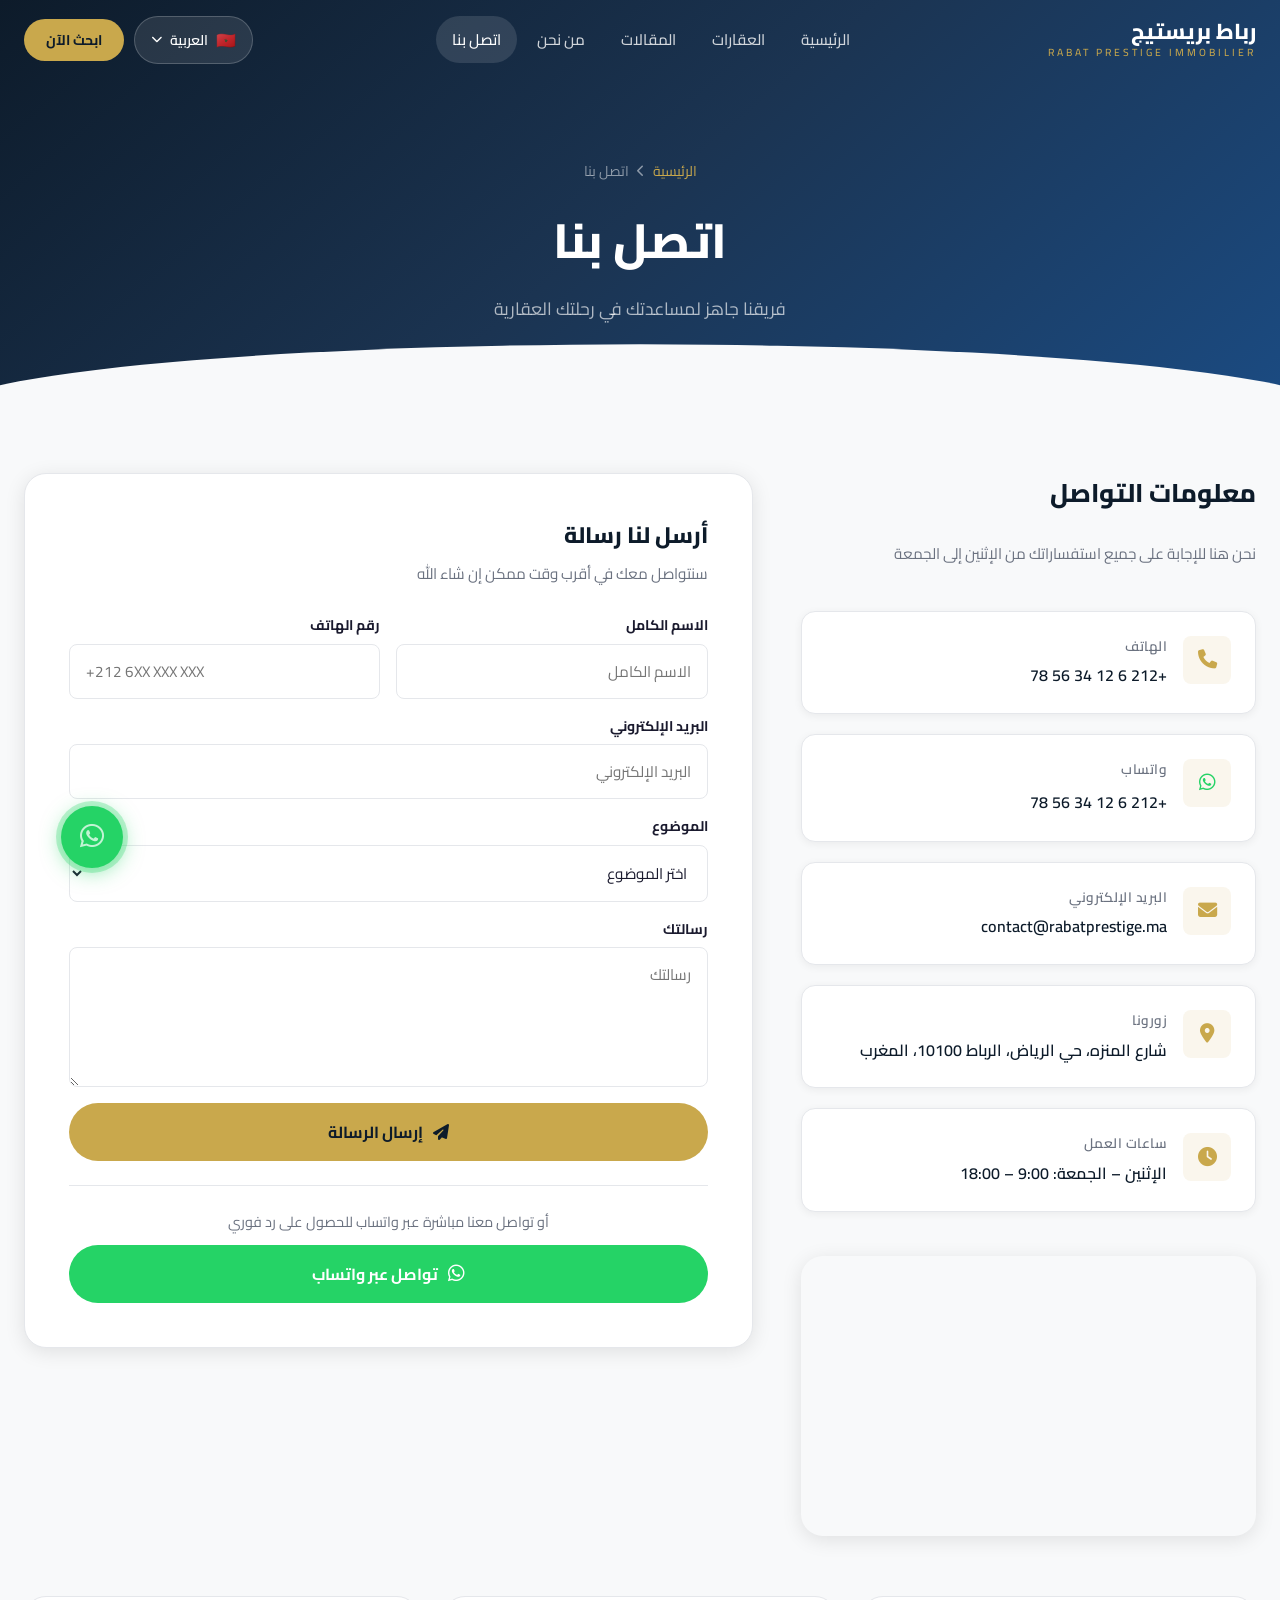
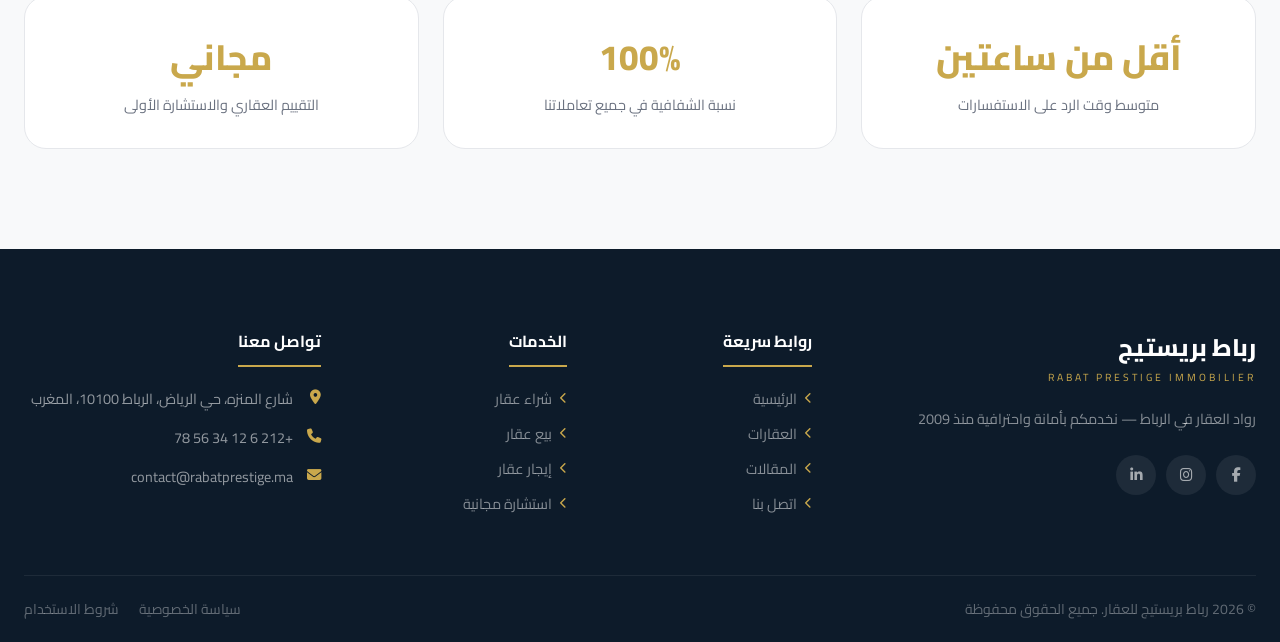
<file: contact.html>
<!DOCTYPE html>
<html lang="ar" dir="rtl">
<head>
  <meta charset="UTF-8">
  <meta name="viewport" content="width=device-width, initial-scale=1.0">
  <title>اتصل بنا | رباط بريستيج للعقار — حي الرياض، الرباط</title>
  <meta name="description" content="تواصل مع وكالة رباط بريستيج للعقار في حي الرياض، الرباط. نحن متاحون للإجابة على جميع استفساراتك العقارية. Contact: +212 6 12 34 56 78">
  <meta name="keywords" content="وكالة عقارية الرباط, اتصل, تواصل, عقارات حي الرياض, contact immobilier Rabat, agence immobilière Hay Riad">
  <link rel="canonical" href="https://www.rabatprestige.ma/contact.html">

  <script type="application/ld+json">
  {
    "@context": "https://schema.org",
    "@type": "ContactPage",
    "name": "صفحة الاتصال — رباط بريستيج للعقار",
    "url": "https://www.rabatprestige.ma/contact.html",
    "description": "تواصل مع وكالة رباط بريستيج للعقار",
    "contactPoint": {
      "@type": "ContactPoint",
      "telephone": "+212612345678",
      "contactType": "customer service",
      "availableLanguage": ["Arabic","French","English","Spanish"]
    }
  }
  </script>

  <link rel="icon" href="favicon.svg" type="image/svg+xml">
  <link rel="preconnect" href="https://fonts.googleapis.com">
  <link rel="preconnect" href="https://fonts.gstatic.com" crossorigin>
  <link href="https://fonts.googleapis.com/css2?family=Cairo:wght@300;400;500;600;700;800;900&display=swap" rel="stylesheet">
  <link rel="stylesheet" href="https://cdnjs.cloudflare.com/ajax/libs/font-awesome/6.5.0/css/all.min.css">
  <link rel="stylesheet" href="css/style.css">
</head>
<body class="rtl">

  <!-- WhatsApp Float -->
  <div class="whatsapp-float">
    <span class="whatsapp-tooltip">تواصل معنا الآن</span>
    <button class="whatsapp-float-btn" onclick="trackWhatsApp('floating')" aria-label="WhatsApp">
      <i class="fa-brands fa-whatsapp"></i>
      <span class="wa-badge" id="waBadge"></span>
    </button>
  </div>
  <button class="back-to-top" id="backToTop"><i class="fa-solid fa-chevron-up"></i></button>

  <!-- Navbar -->
  <nav class="navbar scrolled" id="navbar">
    <div class="container">
      <a href="index.html" class="nav-logo">
        <span class="logo-text">رباط بريستيج</span>
        <span class="logo-sub">Rabat Prestige Immobilier</span>
      </a>
      <ul class="nav-menu">
        <li><a href="index.html"      class="nav-link" data-t="nav.home">الرئيسية</a></li>
        <li><a href="properties.html" class="nav-link" data-t="nav.properties">العقارات</a></li>
        <li><a href="blog.html"       class="nav-link" data-t="nav.blog">المقالات</a></li>
        <li><a href="index.html#about" class="nav-link" data-t="nav.about">من نحن</a></li>
        <li><a href="contact.html"    class="nav-link active" data-t="nav.contact" data-page="contact.html">اتصل بنا</a></li>
      </ul>
      <div class="nav-actions">
        <div class="lang-switcher" id="langSwitcher">
          <button class="lang-btn" id="langBtn">
            <span class="flag">🇲🇦</span>العربية<i class="fa-solid fa-chevron-down" style="font-size:.7rem"></i>
          </button>
          <div class="lang-dropdown">
            <div class="lang-option active" data-lang="ar">🇲🇦 العربية</div>
            <div class="lang-option" data-lang="fr">🇫🇷 Français</div>
            <div class="lang-option" data-lang="en">🇬🇧 English</div>
            <div class="lang-option" data-lang="es">🇪🇸 Español</div>
          </div>
        </div>
        <button class="menu-toggle" id="menuToggle"><span></span><span></span><span></span></button>
        <a href="contact.html" class="nav-cta" data-t="nav.cta">ابحث الآن</a>
      </div>
    </div>
  </nav>

  <!-- Page Hero -->
  <header class="page-hero">
    <div class="container">
      <div class="breadcrumb">
        <a href="index.html" data-t="nav.home">الرئيسية</a>
        <i class="fa-solid fa-chevron-left"></i>
        <span data-t="nav.contact">اتصل بنا</span>
      </div>
      <h1 data-t="contact_page.title">اتصل بنا</h1>
      <p data-t="contact_page.subtitle">فريقنا جاهز لمساعدتك في رحلتك العقارية</p>
    </div>
  </header>

  <!-- Contact Content -->
  <main class="contact-section">
    <div class="container">
      <div class="contact-grid">
        <!-- Contact Info -->
        <div class="contact-info-stack">
          <h2 style="font-size:1.6rem;font-weight:800;color:var(--primary);margin-bottom:8px" data-t="contact_page.infoTitle">معلومات التواصل</h2>
          <p style="color:var(--text-gray);margin-bottom:24px;font-size:.95rem" data-t="contact_extra.contactSubtitle">نحن هنا للإجابة على جميع استفساراتك من الإثنين إلى الجمعة</p>

          <div class="contact-info-card fade-up delay-1">
            <div class="contact-icon"><i class="fa-solid fa-phone"></i></div>
            <div>
              <h4 data-t="contact_extra.phoneLabel">الهاتف</h4>
              <a href="tel:+212612345678">+212 6 12 34 56 78</a>
            </div>
          </div>

          <div class="contact-info-card fade-up delay-2">
            <div class="contact-icon"><i class="fa-brands fa-whatsapp" style="color:#25D366"></i></div>
            <div>
              <h4 data-t="contact_extra.waLabel">واتساب</h4>
              <button onclick="trackWhatsApp('contact-page')" style="background:none;border:none;cursor:pointer;font-size:1rem;font-weight:600;color:var(--primary);font-family:var(--font);padding:0">+212 6 12 34 56 78</button>
            </div>
          </div>

          <div class="contact-info-card fade-up delay-3">
            <div class="contact-icon"><i class="fa-solid fa-envelope"></i></div>
            <div>
              <h4 data-t="contact_extra.emailLabel">البريد الإلكتروني</h4>
              <a href="mailto:contact@rabatprestige.ma">contact@rabatprestige.ma</a>
            </div>
          </div>

          <div class="contact-info-card fade-up delay-4">
            <div class="contact-icon"><i class="fa-solid fa-location-dot"></i></div>
            <div>
              <h4 data-t="contact_page.visitUs">زورونا</h4>
              <p data-t="footer.address">شارع المنزه، حي الرياض، الرباط 10100، المغرب</p>
            </div>
          </div>

          <div class="contact-info-card fade-up delay-4">
            <div class="contact-icon"><i class="fa-solid fa-clock"></i></div>
            <div>
              <h4 data-t="contact_page.workHours">ساعات العمل</h4>
              <p data-t="contact_page.workHoursVal">الإثنين – الجمعة: 9:00 – 18:00</p>
            </div>
          </div>

          <!-- Map -->
          <div class="map-container fade-in" aria-label="Location map">
            <iframe
              src="https://www.google.com/maps/embed?pb=!1m18!1m12!1m3!1d3308.5!2d-6.8500!3d33.9667!2m3!1f0!2f0!3f0!3m2!1i1024!2i768!4f13.1!3m3!1m2!1s0xda71cfd!2sHay+Riad%2C+Rabat!5e0!3m2!1sar!2sma!4v1"
              width="100%" height="280" style="border:0" allowfullscreen loading="lazy"
              referrerpolicy="no-referrer-when-downgrade"
              title="موقع رباط بريستيج للعقار — حي الرياض، الرباط">
            </iframe>
          </div>
        </div>

        <!-- Contact Form -->
        <div class="contact-form-wrap fade-up">
          <h3 data-t="contact_extra.formTitle">أرسل لنا رسالة</h3>
          <p class="form-sub" data-t="contact_extra.formSub">سنتواصل معك في أقرب وقت ممكن إن شاء الله</p>

          <div class="form-success" id="formSuccess" role="alert"></div>

          <form id="contactForm" novalidate>
            <div class="form-row">
              <div class="form-group">
                <label for="name" data-t="contact_page.name">الاسم الكامل</label>
                <input type="text" id="name" name="name" required autocomplete="name" data-ph="contact_page.name" placeholder="الاسم الكامل">
              </div>
              <div class="form-group">
                <label for="phone" data-t="contact_page.phone">رقم الهاتف</label>
                <input type="tel" id="phone" name="phone" autocomplete="tel" placeholder="+212 6XX XXX XXX">
              </div>
            </div>
            <div class="form-group">
              <label for="email" data-t="contact_page.email">البريد الإلكتروني</label>
              <input type="email" id="email" name="email" required autocomplete="email" data-ph="contact_page.email" placeholder="example@email.com">
            </div>
            <div class="form-group">
              <label for="subject" data-t="contact_page.subject">الموضوع</label>
              <select id="subject" name="subject">
                <option value="">اختر الموضوع</option>
                <option value="buy">شراء عقار</option>
                <option value="sell">بيع عقار</option>
                <option value="rent">إيجار عقار</option>
                <option value="invest">استشارة استثمارية</option>
                <option value="eval">تقييم عقاري مجاني</option>
                <option value="other">أخرى</option>
              </select>
              <!-- options updated by updateContactSelect() -->
            </div>
            <div class="form-group">
              <label for="message" data-t="contact_page.message">رسالتك</label>
              <textarea id="message" name="message" required data-ph="contact_page.message" placeholder="اكتب رسالتك هنا..."></textarea>
            </div>
            <button type="submit" class="btn btn-primary" style="width:100%;justify-content:center">
              <i class="fa-solid fa-paper-plane"></i>
              <span data-t="contact_page.send">إرسال الرسالة</span>
            </button>
          </form>

          <!-- Quick WhatsApp -->
          <div style="margin-top:24px;padding-top:24px;border-top:1px solid var(--border);text-align:center">
            <p style="font-size:.9rem;color:var(--text-gray);margin-bottom:12px" data-t="contact_extra.quickWA">أو تواصل معنا مباشرة عبر واتساب للحصول على رد فوري</p>
            <button onclick="trackWhatsApp('contact-form')" class="btn btn-whatsapp" style="width:100%;justify-content:center">
              <i class="fa-brands fa-whatsapp" style="font-size:1.2rem"></i>
              <span data-t="cta.btn">تواصل عبر واتساب</span>
            </button>
          </div>
        </div>
      </div><!-- /contact-grid -->

      <!-- Quick Stats -->
      <div style="display:grid;grid-template-columns:repeat(3,1fr);gap:24px;margin-top:60px;text-align:center" class="fade-up">
        <div style="padding:32px 24px;background:var(--white);border-radius:var(--r-lg);border:1px solid var(--border)">
          <div id="cstat1num" style="font-size:2.2rem;font-weight:800;color:var(--accent);margin-bottom:8px">أقل من ساعتين</div>
          <p id="cstat1label" style="color:var(--text-gray);font-size:.9rem">متوسط وقت الرد على الاستفسارات</p>
        </div>
        <div style="padding:32px 24px;background:var(--white);border-radius:var(--r-lg);border:1px solid var(--border)">
          <div id="cstat2num" style="font-size:2.2rem;font-weight:800;color:var(--accent);margin-bottom:8px">100%</div>
          <p id="cstat2label" style="color:var(--text-gray);font-size:.9rem">نسبة الشفافية في جميع تعاملاتنا</p>
        </div>
        <div style="padding:32px 24px;background:var(--white);border-radius:var(--r-lg);border:1px solid var(--border)">
          <div id="cstat3num" style="font-size:2.2rem;font-weight:800;color:var(--accent);margin-bottom:8px">مجاني</div>
          <p id="cstat3label" style="color:var(--text-gray);font-size:.9rem">التقييم العقاري والاستشارة الأولى</p>
        </div>
      </div>
    </div><!-- /container -->
  </main>

  <!-- Footer -->
  <footer class="footer">
    <div class="container">
      <div class="footer-grid">
        <div class="footer-brand">
          <div class="logo-text">رباط بريستيج</div>
          <span class="logo-sub">Rabat Prestige Immobilier</span>
          <p data-t="footer.desc">رواد العقار في الرباط — نخدمكم بأمانة واحترافية منذ 2009</p>
          <div class="footer-social">
            <a href="#" class="social-link"><i class="fa-brands fa-facebook-f"></i></a>
            <a href="#" class="social-link"><i class="fa-brands fa-instagram"></i></a>
            <a href="#" class="social-link"><i class="fa-brands fa-linkedin-in"></i></a>
          </div>
        </div>
        <div class="footer-col">
          <h4 data-t="footer.quickLinks">روابط سريعة</h4>
          <ul class="footer-links">
            <li><a href="index.html"      class="footer-link"><i class="fa-solid fa-chevron-left"></i><span data-t="nav.home">الرئيسية</span></a></li>
            <li><a href="properties.html" class="footer-link"><i class="fa-solid fa-chevron-left"></i><span data-t="nav.properties">العقارات</span></a></li>
            <li><a href="blog.html"       class="footer-link"><i class="fa-solid fa-chevron-left"></i><span data-t="nav.blog">المقالات</span></a></li>
            <li><a href="contact.html"    class="footer-link"><i class="fa-solid fa-chevron-left"></i><span data-t="nav.contact">اتصل بنا</span></a></li>
          </ul>
        </div>
        <div class="footer-col">
          <h4 data-t="footer.servicesCol">الخدمات</h4>
          <ul class="footer-links">
            <li><a href="properties.html" class="footer-link"><i class="fa-solid fa-chevron-left"></i><span data-t="footer.linkBuy">شراء عقار</span></a></li>
            <li><a href="contact.html"    class="footer-link"><i class="fa-solid fa-chevron-left"></i><span data-t="footer.linkSell">بيع عقار</span></a></li>
            <li><a href="properties.html" class="footer-link"><i class="fa-solid fa-chevron-left"></i><span data-t="footer.linkRent">إيجار عقار</span></a></li>
            <li><a href="contact.html"    class="footer-link"><i class="fa-solid fa-chevron-left"></i><span data-t="footer.linkFreeConsult">استشارة مجانية</span></a></li>
          </ul>
        </div>
        <div class="footer-col">
          <h4 data-t="footer.contact">تواصل معنا</h4>
          <div class="footer-contact-items">
            <div class="footer-contact-item"><i class="fa-solid fa-location-dot"></i><span data-t="footer.address">شارع المنزه، حي الرياض، الرباط 10100</span></div>
            <div class="footer-contact-item"><i class="fa-solid fa-phone"></i><a href="tel:+212612345678">+212 6 12 34 56 78</a></div>
            <div class="footer-contact-item"><i class="fa-solid fa-envelope"></i><a href="mailto:contact@rabatprestige.ma">contact@rabatprestige.ma</a></div>
          </div>
        </div>
      </div>
      <div class="footer-bottom">
        <p>© <span id="year"></span> رباط بريستيج للعقار. <span data-t="footer.rights">جميع الحقوق محفوظة</span></p>
        <div class="footer-bottom-links">
          <a href="#" data-t="footer.privacy">سياسة الخصوصية</a>
          <a href="#" data-t="footer.terms">شروط الاستخدام</a>
        </div>
      </div>
    </div>
  </footer>

  <script src="js/translations.js"></script>
  <script src="js/articles.js"></script>
  <script src="js/main.js"></script>
  <script>document.getElementById('year').textContent = new Date().getFullYear();</script>
</body>
</html>
</file>
<file: css/style.css>
/* ============================================================
   RABAT PRESTIGE IMMOBILIER — Stylesheet
   Professional Real Estate Website
   ============================================================ */

/* ── Variables ────────────────────────────────────────────── */
:root {
  --primary:       #0D1B2A;
  --primary-light: #1B3452;
  --secondary:     #1B4B82;
  --secondary-l:   #2E6DA4;
  --accent:        #C9A84C;
  --accent-light:  #E8D5A3;
  --accent-dark:   #A88535;
  --white:         #FFFFFF;
  --off-white:     #F8F9FA;
  --light-gray:    #F1F3F5;
  --text-dark:     #1A1A2E;
  --text-gray:     #6B7280;
  --text-light:    #9CA3AF;
  --border:        #E5E7EB;
  --green-wa:      #25D366;
  --green-wa-d:    #128C7E;
  --shadow-sm:     0 2px 8px rgba(0,0,0,.06);
  --shadow-md:     0 4px 20px rgba(0,0,0,.10);
  --shadow-lg:     0 8px 32px rgba(0,0,0,.15);
  --shadow-xl:     0 16px 48px rgba(0,0,0,.20);
  --r-sm:          8px;
  --r-md:          14px;
  --r-lg:          22px;
  --r-full:        9999px;
  --ease:          cubic-bezier(.4,0,.2,1);
  --tr:            all .3s var(--ease);
  --font:          'Cairo', sans-serif;
  --nav-h:         80px;
}

/* ── Reset ────────────────────────────────────────────────── */
*,*::before,*::after{margin:0;padding:0;box-sizing:border-box}
html{scroll-behavior:smooth;font-size:16px}
body{font-family:var(--font);color:var(--text-dark);background:var(--white);line-height:1.6;overflow-x:hidden}
img{max-width:100%;height:auto;display:block}
a{text-decoration:none;color:inherit}
ul{list-style:none}
button{cursor:pointer;border:none;background:none;font-family:var(--font)}
input,select,textarea{font-family:var(--font)}

/* ── Direction ────────────────────────────────────────────── */
body.rtl{direction:rtl;text-align:right}
body.ltr{direction:ltr;text-align:left}

/* ── Layout ───────────────────────────────────────────────── */
.container{max-width:1280px;margin:0 auto;padding:0 24px}
.section-padding{padding:100px 0}

/* ── Section Title ────────────────────────────────────────── */
.section-title{text-align:center;margin-bottom:60px}
.section-badge{
  display:inline-flex;align-items:center;gap:8px;
  background:rgba(201,168,76,.12);color:var(--accent);
  padding:8px 20px;border-radius:var(--r-full);font-size:.875rem;
  font-weight:700;margin-bottom:16px;letter-spacing:.5px
}
.section-badge::before{content:'';width:6px;height:6px;background:var(--accent);border-radius:50%}
.section-title h2{font-size:clamp(1.8rem,4vw,2.5rem);font-weight:800;color:var(--primary);line-height:1.3;margin-bottom:16px}
.section-title h2 span{color:var(--accent)}
.section-title p{font-size:1.05rem;color:var(--text-gray);max-width:620px;margin:0 auto}

/* ── Buttons ──────────────────────────────────────────────── */
.btn{display:inline-flex;align-items:center;gap:10px;padding:14px 32px;border-radius:var(--r-full);font-size:1rem;font-weight:700;transition:var(--tr);font-family:var(--font)}
.btn-primary{background:var(--accent);color:var(--primary)}
.btn-primary:hover{background:var(--accent-dark);transform:translateY(-2px);box-shadow:0 8px 24px rgba(201,168,76,.4)}
.btn-secondary{background:var(--primary);color:var(--white)}
.btn-secondary:hover{background:var(--primary-light);transform:translateY(-2px);box-shadow:var(--shadow-lg)}
.btn-outline{border:2px solid var(--accent);color:var(--accent)}
.btn-outline:hover{background:var(--accent);color:var(--primary)}
.btn-whatsapp{background:var(--green-wa);color:var(--white)}
.btn-whatsapp:hover{background:var(--green-wa-d);transform:translateY(-2px);box-shadow:0 8px 24px rgba(37,211,102,.4)}

/* ============================================================
   NAVBAR
   ============================================================ */
.navbar{
  position:fixed;top:0;left:0;right:0;z-index:1000;
  height:var(--nav-h);display:flex;align-items:center;
  transition:background .4s var(--ease),box-shadow .4s var(--ease)
}
.navbar.transparent{background:transparent}
.navbar.scrolled{background:rgba(13,27,42,.97);backdrop-filter:blur(20px);box-shadow:0 4px 24px rgba(0,0,0,.3)}
.navbar .container{display:flex;align-items:center;justify-content:space-between;width:100%}

.nav-logo{display:flex;flex-direction:column;text-decoration:none}
.nav-logo .logo-text{font-size:1.35rem;font-weight:800;color:var(--white);line-height:1.1}
.nav-logo .logo-sub{font-size:.65rem;color:var(--accent);letter-spacing:3px;text-transform:uppercase;font-weight:500}

.nav-menu{display:flex;align-items:center;gap:4px}
.nav-link{color:rgba(255,255,255,.8);font-size:.95rem;font-weight:500;padding:9px 16px;border-radius:var(--r-full);transition:var(--tr)}
.nav-link:hover,.nav-link.active{color:var(--white);background:rgba(255,255,255,.12)}

.nav-actions{display:flex;align-items:center;gap:10px}

/* Language switcher */
.lang-switcher{position:relative}
.lang-btn{
  display:flex;align-items:center;gap:8px;
  background:rgba(255,255,255,.1);border:1px solid rgba(255,255,255,.2);
  color:var(--white);padding:8px 16px;border-radius:var(--r-full);
  font-size:.875rem;font-weight:600;cursor:pointer;transition:var(--tr)
}
.lang-btn:hover{background:rgba(255,255,255,.2)}
.lang-btn .flag{font-size:1rem}
.lang-dropdown{
  position:absolute;top:calc(100% + 12px);
  background:var(--white);border-radius:var(--r-md);box-shadow:var(--shadow-xl);
  overflow:hidden;min-width:165px;
  opacity:0;pointer-events:none;transform:translateY(-8px);transition:var(--tr);z-index:100
}
.rtl .lang-dropdown{right:0}
.ltr .lang-dropdown{left:0}
.lang-switcher.open .lang-dropdown{opacity:1;pointer-events:all;transform:translateY(0)}
.lang-option{display:flex;align-items:center;gap:10px;padding:11px 18px;cursor:pointer;transition:var(--tr);color:var(--text-dark);font-weight:500;font-size:.9rem}
.lang-option:hover,.lang-option.active{background:var(--light-gray);color:var(--accent)}

.nav-cta{background:var(--accent);color:var(--primary);padding:10px 22px;border-radius:var(--r-full);font-weight:700;font-size:.875rem;transition:var(--tr)}
.nav-cta:hover{background:var(--accent-dark);transform:translateY(-1px)}

.menu-toggle{display:none;flex-direction:column;gap:5px;padding:8px;cursor:pointer;background:none;border:none}
.menu-toggle span{width:24px;height:2px;background:var(--white);border-radius:2px;transition:var(--tr);transform-origin:center}
.menu-toggle.is-open span:nth-child(1){transform:translateY(7px) rotate(45deg)}
.menu-toggle.is-open span:nth-child(2){opacity:0;transform:scaleX(0)}
.menu-toggle.is-open span:nth-child(3){transform:translateY(-7px) rotate(-45deg)}

/* ============================================================
   HERO
   ============================================================ */
.hero{
  min-height:100vh;
  background:linear-gradient(140deg,#0A1628 0%,#0D1B2A 30%,#1B3452 65%,#1B4B82 100%);
  position:relative;display:flex;align-items:center;overflow:hidden
}
.hero::before{
  content:'';position:absolute;inset:0;
  background:
    radial-gradient(ellipse at 15% 60%,rgba(201,168,76,.07) 0%,transparent 55%),
    radial-gradient(ellipse at 85% 20%,rgba(27,75,130,.3) 0%,transparent 55%)
}
.hero-grid{
  position:absolute;inset:0;
  background-image:linear-gradient(rgba(255,255,255,.025) 1px,transparent 1px),linear-gradient(90deg,rgba(255,255,255,.025) 1px,transparent 1px);
  background-size:60px 60px
}
.hero-wave{position:absolute;bottom:-1px;left:0;right:0;height:90px;background:var(--white);clip-path:ellipse(55% 100% at 50% 100%)}

.hero .container{position:relative;z-index:2;padding-top:calc(var(--nav-h) + 50px);padding-bottom:110px}
.hero-content{max-width:820px;margin:0 auto;text-align:center}

.hero-badge{
  display:inline-flex;align-items:center;gap:10px;
  background:rgba(201,168,76,.12);border:1px solid rgba(201,168,76,.25);
  color:var(--accent-light);padding:10px 24px;border-radius:var(--r-full);
  font-size:.9rem;font-weight:500;margin-bottom:32px;backdrop-filter:blur(10px)
}
.hero-badge .pulse{width:8px;height:8px;background:var(--accent);border-radius:50%;animation:pulse 2s infinite}
@keyframes pulse{0%,100%{opacity:1;transform:scale(1)}50%{opacity:.5;transform:scale(1.5)}}

.hero h1{font-size:clamp(2.4rem,7vw,4.5rem);font-weight:900;color:var(--white);line-height:1.15;margin-bottom:20px;letter-spacing:-.5px}
.hero h1 .highlight{color:var(--accent)}
.hero-subtitle{font-size:clamp(.95rem,2.5vw,1.2rem);color:rgba(255,255,255,.72);margin-bottom:48px;line-height:1.8}

/* Search Widget */
.search-widget{background:rgba(255,255,255,.07);backdrop-filter:blur(20px);border:1px solid rgba(255,255,255,.12);border-radius:var(--r-lg);padding:24px;max-width:720px;margin:0 auto}
.search-tabs{display:flex;gap:6px;margin-bottom:20px;background:rgba(255,255,255,.05);border-radius:var(--r-full);padding:4px}
.search-tab{flex:1;padding:10px 14px;border-radius:var(--r-full);color:rgba(255,255,255,.65);font-size:.9rem;font-weight:700;transition:var(--tr);text-align:center;cursor:pointer}
.search-tab.active{background:var(--accent);color:var(--primary)}
.search-tab:hover:not(.active){background:rgba(255,255,255,.1);color:var(--white)}
.search-bar{display:flex;gap:12px;align-items:center}
.search-input-wrapper{flex:1;position:relative}
.search-input-wrapper i{position:absolute;top:50%;transform:translateY(-50%);color:var(--text-gray);font-size:1rem;z-index:1}
.rtl .search-input-wrapper i{right:16px}
.ltr .search-input-wrapper i{left:16px}
.search-input-wrapper input{width:100%;padding:14px 20px;border-radius:var(--r-full);border:none;background:var(--white);font-size:1rem;color:var(--text-dark);outline:none}
.rtl .search-input-wrapper input{padding-right:48px}
.ltr .search-input-wrapper input{padding-left:48px}
.search-btn{background:var(--accent);color:var(--primary);padding:14px 28px;border-radius:var(--r-full);font-weight:700;font-size:.95rem;display:flex;align-items:center;gap:8px;transition:var(--tr);white-space:nowrap;cursor:pointer}
.search-btn:hover{background:var(--accent-dark);transform:translateY(-1px)}

.hero-stats{display:flex;justify-content:center;gap:48px;margin-top:56px;flex-wrap:wrap}
.hero-stat{text-align:center}
.hero-stat .number{font-size:2rem;font-weight:800;color:var(--accent);line-height:1;margin-bottom:6px}
.hero-stat .label{font-size:.85rem;color:rgba(255,255,255,.6)}

/* ============================================================
   STATS SECTION
   ============================================================ */
.stats-section{background:var(--primary);padding:80px 0}
.stats-grid{display:grid;grid-template-columns:repeat(4,1fr);gap:1px;background:rgba(255,255,255,.08);border-radius:var(--r-lg);overflow:hidden}
.stat-item{background:var(--primary);padding:48px 28px;text-align:center;transition:var(--tr)}
.stat-item:hover{background:var(--primary-light)}
.stat-icon{width:56px;height:56px;background:rgba(201,168,76,.1);border-radius:var(--r-md);display:flex;align-items:center;justify-content:center;margin:0 auto 20px;color:var(--accent);font-size:1.4rem}
.stat-item .number{font-size:2.5rem;font-weight:800;color:var(--white);line-height:1;margin-bottom:10px}
.stat-item .label{color:rgba(255,255,255,.55);font-size:.9rem}

/* ============================================================
   PROPERTIES
   ============================================================ */
.properties-section{padding:100px 0;background:var(--off-white)}
.section-header{display:flex;align-items:flex-end;justify-content:space-between;margin-bottom:48px;gap:20px;flex-wrap:wrap}
.properties-grid{display:grid;grid-template-columns:repeat(3,1fr);gap:28px}

/* Property Card */
.property-card{background:var(--white);border-radius:var(--r-lg);overflow:hidden;box-shadow:var(--shadow-sm);transition:var(--tr)}
.property-card:hover{transform:translateY(-8px);box-shadow:var(--shadow-xl)}
.property-img{position:relative;height:240px;overflow:hidden}
.property-img .img-bg{width:100%;height:100%;background-size:cover;background-position:center;transition:transform .5s ease;display:flex;align-items:center;justify-content:center}
.property-card:hover .img-bg{transform:scale(1.07)}
.property-img .prop-photo{width:100%;height:100%;object-fit:cover;display:block;transition:transform .5s ease}
.property-card:hover .prop-photo{transform:scale(1.07)}
.prop-img-icon{font-size:4rem;color:rgba(255,255,255,.2)}
.property-badge{position:absolute;top:16px;background:var(--accent);color:var(--primary);padding:6px 16px;border-radius:var(--r-full);font-size:.78rem;font-weight:700;text-transform:uppercase;letter-spacing:.5px}
.rtl .property-badge{right:16px}
.ltr .property-badge{left:16px}
.property-body{padding:24px}
.property-location{display:flex;align-items:center;gap:6px;color:var(--text-gray);font-size:.875rem;margin-bottom:10px}
.property-location i{color:var(--accent)}
.property-title{font-size:1.1rem;font-weight:700;color:var(--primary);margin-bottom:12px;line-height:1.4}
.property-price{font-size:1.25rem;font-weight:800;color:var(--accent);margin-bottom:16px}
.property-price .currency{font-size:.85rem;font-weight:600;color:var(--text-gray)}
.property-details{display:flex;gap:16px;padding:14px 0;border-top:1px solid var(--border);border-bottom:1px solid var(--border);margin-bottom:16px;flex-wrap:wrap}
.property-detail{display:flex;align-items:center;gap:6px;font-size:.85rem;color:var(--text-gray)}
.property-detail i{color:var(--secondary)}
.property-actions{display:flex;gap:10px}
.btn-view{flex:1;background:var(--primary);color:var(--white);padding:10px 14px;border-radius:var(--r-full);font-size:.875rem;font-weight:600;text-align:center;transition:var(--tr);display:flex;align-items:center;justify-content:center}
.btn-view:hover{background:var(--secondary)}
.btn-wa{background:var(--green-wa);color:var(--white);padding:10px 14px;border-radius:var(--r-full);font-size:.875rem;font-weight:600;display:flex;align-items:center;gap:6px;transition:var(--tr);border:none;cursor:pointer}
.btn-wa:hover{background:var(--green-wa-d)}

/* ============================================================
   SERVICES
   ============================================================ */
.services-section{padding:100px 0;background:var(--white)}
.services-grid{display:grid;grid-template-columns:repeat(4,1fr);gap:24px}
.service-card{padding:40px 28px;border-radius:var(--r-lg);border:1px solid var(--border);transition:var(--tr);position:relative;overflow:hidden}
.service-card::before{content:'';position:absolute;top:0;left:0;right:0;height:3px;background:linear-gradient(90deg,var(--accent),var(--secondary));opacity:0;transition:var(--tr)}
.service-card:hover{border-color:transparent;transform:translateY(-6px);box-shadow:var(--shadow-lg)}
.service-card:hover::before{opacity:1}
.service-icon{width:64px;height:64px;background:linear-gradient(135deg,rgba(201,168,76,.1),rgba(27,75,130,.07));border-radius:var(--r-md);display:flex;align-items:center;justify-content:center;margin-bottom:24px;color:var(--accent);font-size:1.6rem;transition:var(--tr)}
.service-card:hover .service-icon{background:var(--accent);color:var(--primary)}
.service-card h3{font-size:1.15rem;font-weight:700;color:var(--primary);margin-bottom:12px}
.service-card p{color:var(--text-gray);font-size:.95rem;line-height:1.75}

/* ============================================================
   ABOUT
   ============================================================ */
.about-section{padding:100px 0;background:var(--off-white)}
.about-grid{display:grid;grid-template-columns:1fr 1fr;gap:80px;align-items:center}
.about-image{position:relative}
.about-img-main{width:100%;height:500px;border-radius:var(--r-lg);overflow:hidden;position:relative;
  background:linear-gradient(135deg,var(--primary) 0%,var(--secondary) 100%)}
.about-img-inner{width:100%;height:100%;
  background:linear-gradient(135deg,rgba(13,27,42,.6),rgba(27,75,130,.4)),
  url('https://images.unsplash.com/photo-1613490493576-7fde63acd811?w=700&q=80') center/cover no-repeat}
.about-badge{
  position:absolute;bottom:-24px;background:var(--white);border-radius:var(--r-md);
  padding:18px 24px;box-shadow:var(--shadow-lg);display:flex;align-items:center;gap:14px
}
.rtl .about-badge{left:-20px}
.ltr .about-badge{right:-20px}
.about-badge .badge-icon{width:48px;height:48px;background:var(--accent);border-radius:var(--r-sm);display:flex;align-items:center;justify-content:center;color:var(--primary);font-size:1.3rem;flex-shrink:0}
.about-badge .badge-text strong{display:block;font-size:1.4rem;font-weight:800;color:var(--primary)}
.about-badge .badge-text span{font-size:.8rem;color:var(--text-gray)}
.about-content h2{font-size:clamp(1.7rem,3.5vw,2.2rem);font-weight:800;color:var(--primary);line-height:1.3;margin-bottom:20px;margin-top:16px}
.about-content h2 span{color:var(--accent)}
.about-content p{color:var(--text-gray);font-size:1rem;line-height:1.85;margin-bottom:18px}
.about-features{display:grid;grid-template-columns:1fr 1fr;gap:14px;margin:28px 0}
.about-feature{display:flex;align-items:center;gap:10px;font-size:.9rem;font-weight:600;color:var(--text-dark)}
.about-feature-icon{width:32px;height:32px;background:rgba(201,168,76,.12);border-radius:50%;display:flex;align-items:center;justify-content:center;color:var(--accent);font-size:.8rem;flex-shrink:0}

/* ============================================================
   BLOG
   ============================================================ */
.blog-section{padding:100px 0;background:var(--white)}
.blog-grid{display:grid;grid-template-columns:repeat(2,1fr);gap:28px}
.blog-card{background:var(--white);border-radius:var(--r-lg);overflow:hidden;border:1px solid var(--border);transition:var(--tr);display:flex;flex-direction:column}
.blog-card:hover{transform:translateY(-6px);box-shadow:var(--shadow-lg);border-color:transparent}
.blog-img{height:220px;overflow:hidden;position:relative}
.blog-img .img-bg{width:100%;height:100%;background-size:cover;background-position:center;transition:transform .4s ease;display:flex;align-items:center;justify-content:center}
.blog-img-icon{font-size:3rem;color:rgba(255,255,255,.18)}
.blog-card:hover .img-bg{transform:scale(1.06)}
.blog-img .prop-photo{width:100%;height:100%;object-fit:cover;display:block;transition:transform .4s ease}
.blog-card:hover .prop-photo{transform:scale(1.06)}
.blog-cat{position:absolute;bottom:16px;background:var(--accent);color:var(--primary);padding:5px 14px;border-radius:var(--r-full);font-size:.75rem;font-weight:700;text-transform:uppercase}
.rtl .blog-cat{right:16px}
.ltr .blog-cat{left:16px}
.blog-body{padding:28px;flex:1;display:flex;flex-direction:column}
.blog-meta{display:flex;align-items:center;gap:16px;margin-bottom:12px;color:var(--text-light);font-size:.85rem}
.blog-meta i{color:var(--accent)}
.blog-title{font-size:1.1rem;font-weight:700;color:var(--primary);line-height:1.5;margin-bottom:10px;flex:1}
.blog-excerpt{color:var(--text-gray);font-size:.9rem;line-height:1.75;margin-bottom:18px}
.blog-read-more{display:inline-flex;align-items:center;gap:8px;color:var(--accent);font-weight:700;font-size:.9rem;transition:var(--tr)}
.blog-read-more:hover{gap:12px;color:var(--accent-dark)}

/* ============================================================
   TESTIMONIALS
   ============================================================ */
.testimonials-section{padding:100px 0;background:linear-gradient(135deg,var(--primary) 0%,var(--primary-light) 100%);position:relative;overflow:hidden}
.testimonials-section::before{content:'"';position:absolute;font-size:350px;color:rgba(255,255,255,.025);font-family:Georgia,serif;line-height:1;top:-30px;pointer-events:none}
.rtl .testimonials-section::before{right:-20px}
.ltr .testimonials-section::before{left:-20px}
.testimonials-section .section-title h2{color:var(--white)}
.testimonials-section .section-title p{color:rgba(255,255,255,.6)}
.testimonials-section .section-badge{background:rgba(201,168,76,.12)}
.testimonials-grid{display:grid;grid-template-columns:repeat(3,1fr);gap:24px}
.testimonial-card{background:rgba(255,255,255,.06);border:1px solid rgba(255,255,255,.1);border-radius:var(--r-lg);padding:36px 30px;backdrop-filter:blur(10px);transition:var(--tr)}
.testimonial-card:hover{background:rgba(255,255,255,.10);transform:translateY(-4px)}
.testimonial-stars{color:var(--accent);font-size:1.1rem;margin-bottom:18px;display:flex;gap:2px;letter-spacing:2px}
.testimonial-text{color:rgba(255,255,255,.82);font-size:.95rem;line-height:1.85;margin-bottom:24px;font-style:italic}
.testimonial-author{display:flex;align-items:center;gap:14px}
.author-avatar{width:48px;height:48px;border-radius:50%;background:linear-gradient(135deg,var(--accent),var(--secondary));display:flex;align-items:center;justify-content:center;color:var(--white);font-size:1.15rem;font-weight:700;flex-shrink:0}
.author-info .name{font-weight:700;color:var(--white);font-size:.95rem}
.author-info .role{font-size:.8rem;color:rgba(255,255,255,.5)}

/* ============================================================
   CTA
   ============================================================ */
.cta-section{padding:100px 0;background:var(--off-white)}
.cta-card{background:linear-gradient(135deg,var(--primary) 0%,var(--secondary) 100%);border-radius:var(--r-lg);padding:80px 60px;text-align:center;position:relative;overflow:hidden}
.cta-card::before{content:'';position:absolute;width:300px;height:300px;background:rgba(201,168,76,.07);border-radius:50%;top:-100px;right:-80px}
.cta-card::after{content:'';position:absolute;width:200px;height:200px;background:rgba(255,255,255,.04);border-radius:50%;bottom:-70px;left:-60px}
.cta-content{position:relative;z-index:1}
.cta-card h2{font-size:clamp(1.8rem,4vw,2.8rem);font-weight:800;color:var(--white);margin-bottom:16px}
.cta-card h2 span{color:var(--accent)}
.cta-card p{color:rgba(255,255,255,.72);font-size:1.1rem;margin-bottom:40px;max-width:580px;margin-left:auto;margin-right:auto}

/* ============================================================
   FOOTER
   ============================================================ */
.footer{background:var(--primary);padding:80px 0 0}
.footer-grid{display:grid;grid-template-columns:2fr 1fr 1fr 1.5fr;gap:48px;padding-bottom:60px;border-bottom:1px solid rgba(255,255,255,.07)}
.footer-brand .logo-text{font-size:1.5rem;font-weight:800;color:var(--white)}
.footer-brand .logo-sub{font-size:.65rem;color:var(--accent);letter-spacing:3px;text-transform:uppercase;margin-bottom:20px;display:block;margin-top:2px}
.footer-brand p{color:rgba(255,255,255,.5);font-size:.9rem;line-height:1.75;margin-bottom:24px}
.footer-social{display:flex;gap:10px}
.social-link{width:40px;height:40px;background:rgba(255,255,255,.07);border-radius:50%;display:flex;align-items:center;justify-content:center;color:rgba(255,255,255,.6);font-size:.9rem;transition:var(--tr)}
.social-link:hover{background:var(--accent);color:var(--primary)}
.footer-col h4{font-size:1rem;font-weight:700;color:var(--white);margin-bottom:20px;padding-bottom:10px;border-bottom:2px solid var(--accent);display:inline-block}
.footer-links{display:flex;flex-direction:column;gap:12px}
.footer-link{color:rgba(255,255,255,.5);font-size:.9rem;transition:var(--tr);display:flex;align-items:center;gap:8px}
.footer-link:hover{color:var(--accent)}
.footer-link i{font-size:.7rem;color:var(--accent)}
.footer-contact-items{display:flex;flex-direction:column;gap:16px}
.footer-contact-item{display:flex;align-items:flex-start;gap:12px;color:rgba(255,255,255,.55);font-size:.9rem;line-height:1.6}
.footer-contact-item i{color:var(--accent);margin-top:3px;flex-shrink:0;width:16px}
.footer-bottom{padding:22px 0;display:flex;align-items:center;justify-content:space-between;gap:16px;flex-wrap:wrap}
.footer-bottom p{color:rgba(255,255,255,.35);font-size:.875rem}
.footer-bottom-links{display:flex;gap:20px}
.footer-bottom-links a{color:rgba(255,255,255,.35);font-size:.875rem;transition:var(--tr)}
.footer-bottom-links a:hover{color:var(--accent)}

/* ============================================================
   WHATSAPP FLOATING BUTTON
   ============================================================ */
.whatsapp-float{position:fixed;bottom:32px;z-index:999;display:flex;flex-direction:column;align-items:center;gap:8px}
.rtl .whatsapp-float{left:32px}
.ltr .whatsapp-float{right:32px}
.whatsapp-float-btn{
  width:62px;height:62px;background:var(--green-wa);border-radius:50%;
  display:flex;align-items:center;justify-content:center;
  color:var(--white);font-size:1.7rem;
  box-shadow:0 4px 20px rgba(37,211,102,.5);
  transition:var(--tr);position:relative;cursor:pointer
}
.whatsapp-float-btn:hover{background:var(--green-wa-d);transform:scale(1.1)}
.whatsapp-float-btn::before{
  content:'';position:absolute;inset:-5px;border-radius:50%;
  background:rgba(37,211,102,.28);animation:wa-ring 2.2s infinite
}
@keyframes wa-ring{0%{transform:scale(1);opacity:.6}70%{transform:scale(1.5);opacity:0}100%{transform:scale(1.5);opacity:0}}
.whatsapp-tooltip{
  background:var(--primary);color:var(--white);padding:8px 16px;
  border-radius:var(--r-full);font-size:.8rem;font-weight:600;
  white-space:nowrap;box-shadow:var(--shadow-md);order:-1;
  opacity:0;transform:translateY(10px);transition:var(--tr)
}
.whatsapp-float:hover .whatsapp-tooltip{opacity:1;transform:translateY(0)}
.wa-badge{
  position:absolute;top:-5px;background:#EF4444;color:#fff;
  font-size:.68rem;font-weight:700;padding:2px 6px;
  border-radius:20px;min-width:20px;text-align:center;
  display:none;align-items:center;justify-content:center
}
.rtl .wa-badge{left:-5px}
.ltr .wa-badge{right:-5px}

/* ── Back to Top ──────────────────────────────────────────── */
.back-to-top{
  position:fixed;bottom:32px;z-index:998;width:44px;height:44px;
  background:var(--primary);color:var(--white);border-radius:50%;
  display:flex;align-items:center;justify-content:center;
  box-shadow:var(--shadow-md);transition:var(--tr);opacity:0;pointer-events:none
}
.rtl .back-to-top{right:108px}
.ltr .back-to-top{left:108px}
.back-to-top.visible{opacity:1;pointer-events:all}
.back-to-top:hover{background:var(--accent);color:var(--primary);transform:translateY(-3px)}

/* ── Animations ───────────────────────────────────────────── */
.fade-up{opacity:0;transform:translateY(28px);transition:opacity .65s ease,transform .65s ease}
.fade-up.visible{opacity:1;transform:translateY(0)}
.fade-in{opacity:0;transition:opacity .65s ease}
.fade-in.visible{opacity:1}
.delay-1{transition-delay:.10s}
.delay-2{transition-delay:.20s}
.delay-3{transition-delay:.30s}
.delay-4{transition-delay:.40s}

/* ============================================================
   PAGE HERO (Properties / Blog / Contact)
   ============================================================ */
.page-hero{background:linear-gradient(140deg,var(--primary) 0%,var(--primary-light) 50%,var(--secondary) 100%);padding:160px 0 90px;text-align:center;position:relative;overflow:hidden}
.page-hero::after{content:'';position:absolute;bottom:-1px;left:0;right:0;height:70px;background:var(--off-white);clip-path:ellipse(55% 100% at 50% 100%)}
.page-hero .breadcrumb{display:flex;align-items:center;justify-content:center;gap:8px;color:rgba(255,255,255,.5);font-size:.875rem;margin-bottom:20px}
.page-hero .breadcrumb a{color:var(--accent)}
.page-hero .breadcrumb i{font-size:.75rem}
.page-hero h1{font-size:clamp(2rem,5vw,3rem);font-weight:800;color:var(--white);margin-bottom:16px}
.page-hero p{color:rgba(255,255,255,.65);font-size:1.1rem;max-width:600px;margin:0 auto}

/* Filter bar (properties page) */
.page-content{background:var(--off-white);padding:60px 0 100px}
.filter-bar{background:var(--white);border-radius:var(--r-lg);padding:24px;margin-bottom:40px;box-shadow:var(--shadow-sm);display:flex;gap:16px;flex-wrap:wrap;align-items:flex-end}
.filter-group{display:flex;flex-direction:column;gap:6px;flex:1;min-width:140px}
.filter-group label{font-size:.78rem;font-weight:700;color:var(--text-gray);text-transform:uppercase;letter-spacing:.5px}
.filter-group select{padding:10px 16px;border:1px solid var(--border);border-radius:var(--r-sm);font-size:.9rem;color:var(--text-dark);outline:none;transition:var(--tr);cursor:pointer;height:42px}
.filter-group select:focus{border-color:var(--accent);box-shadow:0 0 0 3px rgba(201,168,76,.1)}
.filter-btn{background:var(--accent);color:var(--primary);padding:0 24px;border-radius:var(--r-sm);font-weight:700;font-size:.9rem;display:flex;align-items:center;gap:8px;transition:var(--tr);height:42px;white-space:nowrap;border:none;cursor:pointer}
.filter-btn:hover{background:var(--accent-dark)}

/* Blog page articles */
.articles-section{background:var(--off-white);padding:60px 0 100px}
.article-full{background:var(--white);border-radius:var(--r-lg);padding:60px;margin-bottom:40px;box-shadow:var(--shadow-sm);scroll-margin-top:100px}
.article-full-header .article-cat{display:inline-block;background:rgba(201,168,76,.12);color:var(--accent);padding:6px 16px;border-radius:var(--r-full);font-size:.78rem;font-weight:700;text-transform:uppercase;margin-bottom:16px}
.article-full-header h2{font-size:clamp(1.5rem,3vw,2rem);font-weight:800;color:var(--primary);line-height:1.35;margin-bottom:16px}
.article-full .article-meta{display:flex;align-items:center;gap:20px;color:var(--text-light);font-size:.875rem;margin-bottom:32px;padding-bottom:24px;border-bottom:1px solid var(--border)}
.article-full .article-meta i{color:var(--accent)}
.article-full h3{font-size:1.2rem;font-weight:700;color:var(--primary);margin:28px 0 12px}
.article-full p{color:var(--text-gray);font-size:1rem;line-height:1.9;margin-bottom:18px}
.article-full ul{color:var(--text-gray);font-size:1rem;line-height:1.9;margin-bottom:18px;padding-inline-start:24px;list-style:disc}
.article-full ul li{margin-bottom:8px}
.article-full blockquote{border-inline-start:4px solid var(--accent);padding:16px 24px;background:rgba(201,168,76,.05);border-radius:0 var(--r-sm) var(--r-sm) 0;margin:28px 0;font-style:italic;color:var(--text-dark);font-size:1rem}
.article-cta-box{background:linear-gradient(135deg,var(--primary),var(--secondary));border-radius:var(--r-md);padding:40px;text-align:center;margin-top:40px}
.article-cta-box h3{font-size:1.3rem;font-weight:700;color:var(--white);margin-bottom:10px}
.article-cta-box p{color:rgba(255,255,255,.72);margin-bottom:24px;font-size:.95rem}

/* Contact */
.contact-section{background:var(--off-white);padding:60px 0 100px}
.contact-grid{display:grid;grid-template-columns:1fr 1.6fr;gap:48px;align-items:start}
.contact-info-stack{display:flex;flex-direction:column;gap:20px}
.contact-info-card{display:flex;align-items:flex-start;gap:16px;padding:24px;background:var(--white);border-radius:var(--r-md);box-shadow:var(--shadow-sm);border:1px solid var(--border);transition:var(--tr)}
.contact-info-card:hover{border-color:var(--accent);box-shadow:var(--shadow-md)}
.contact-icon{width:48px;height:48px;background:rgba(201,168,76,.1);border-radius:var(--r-sm);display:flex;align-items:center;justify-content:center;color:var(--accent);font-size:1.2rem;flex-shrink:0}
.contact-info-card h4{font-size:.85rem;font-weight:600;color:var(--text-gray);margin-bottom:6px;text-transform:uppercase;letter-spacing:.5px}
.contact-info-card p,.contact-info-card a{font-size:1rem;font-weight:600;color:var(--primary);transition:var(--tr)}
.contact-info-card a:hover{color:var(--accent)}
.contact-form-wrap{background:var(--white);border-radius:var(--r-lg);padding:44px;box-shadow:var(--shadow-md);border:1px solid var(--border)}
.contact-form-wrap h3{font-size:1.4rem;font-weight:800;color:var(--primary);margin-bottom:8px}
.contact-form-wrap .form-sub{color:var(--text-gray);font-size:.95rem;margin-bottom:28px}
.form-row{display:grid;grid-template-columns:1fr 1fr;gap:16px}
.form-group{display:flex;flex-direction:column;gap:7px;margin-bottom:16px}
.form-group label{font-size:.875rem;font-weight:700;color:var(--text-dark)}
.form-group input,.form-group select,.form-group textarea{padding:12px 16px;border:1px solid var(--border);border-radius:var(--r-sm);font-size:.95rem;color:var(--text-dark);transition:var(--tr);outline:none;width:100%;background:var(--white)}
.form-group input:focus,.form-group select:focus,.form-group textarea:focus{border-color:var(--accent);box-shadow:0 0 0 3px rgba(201,168,76,.1)}
.form-group textarea{min-height:140px;resize:vertical}
.form-success{display:none;background:rgba(16,185,129,.08);border:1px solid rgba(16,185,129,.3);color:#059669;padding:14px 20px;border-radius:var(--r-sm);margin-bottom:16px;font-weight:600}

/* Map embed container */
.map-container{border-radius:var(--r-lg);overflow:hidden;box-shadow:var(--shadow-md);margin-top:24px}
.map-container iframe{width:100%;height:280px;border:none;display:block}

/* ============================================================
   RESPONSIVE
   ============================================================ */
@media(max-width:1024px){
  .properties-grid{grid-template-columns:repeat(2,1fr)}
  .services-grid{grid-template-columns:repeat(2,1fr)}
  .footer-grid{grid-template-columns:1fr 1fr}
  .stats-grid{grid-template-columns:repeat(2,1fr)}
  .about-grid{gap:48px}
}
@media(max-width:1024px){
  :root{--nav-h:68px}
  /* إخفاء روابط التنقل فقط — nav-actions تبقى ظاهرة لأنها تحتوي الهمبرغر */
  .nav-menu{display:none}
  .menu-toggle{display:flex}
  .nav-cta{display:none}
  .properties-grid,.testimonials-grid,.blog-grid{grid-template-columns:1fr 1fr}
  .services-grid{grid-template-columns:1fr 1fr}
  .about-grid{grid-template-columns:1fr}
  .about-badge{bottom:-18px;left:50%!important;right:auto!important;transform:translateX(-50%)}
  .contact-grid{grid-template-columns:1fr}
  .section-header{flex-direction:column;align-items:flex-start}
  .article-full{padding:32px 24px}
}
@media(max-width:768px){
  .hero h1{font-size:2.1rem}
  .hero-stats{gap:24px}
  .properties-grid,.testimonials-grid,.blog-grid{grid-template-columns:1fr}
  .footer-grid{grid-template-columns:1fr}
  .form-row{grid-template-columns:1fr}
  .cta-card{padding:48px 24px}
  .section-padding{padding:70px 0}
  .search-bar{flex-direction:column}
  .search-btn{width:100%;justify-content:center}
  .contact-form-wrap{padding:28px 20px}
}
@media(max-width:480px){
  .services-grid{grid-template-columns:1fr}
  .about-features{grid-template-columns:1fr}
  .hero-stats{flex-direction:column;gap:16px}
  .stats-grid{grid-template-columns:1fr 1fr}
  .search-tabs{flex-wrap:wrap}
  .lang-btn{font-size:.8rem;padding:8px 10px}
}

/* Mobile menu */
.mobile-menu-open .nav-menu{
  display:flex;flex-direction:column;
  position:fixed;top:var(--nav-h);left:0;right:0;bottom:0;
  background:rgba(13,27,42,.98);padding:16px 16px 160px;gap:2px;z-index:999;
  box-shadow:var(--shadow-xl);backdrop-filter:blur(20px);overflow-y:auto
}
.mobile-menu-open .nav-actions{
  display:flex;flex-direction:column;align-items:stretch;
  position:fixed;bottom:0;left:0;right:0;
  background:rgba(13,27,42,.98);padding:12px 16px 28px;z-index:1000;gap:10px;
  border-top:1px solid rgba(255,255,255,.12)
}
/* إظهار زر CTA داخل المنو المحمول */
.mobile-menu-open .nav-cta{
  display:block;text-align:center;padding:13px 20px;font-size:1rem;border-radius:var(--r-full)
}
.mobile-menu-open .nav-link{
  padding:15px 16px;border-radius:var(--r-md);font-size:1.05rem;
  border-bottom:1px solid rgba(255,255,255,.06)
}
.mobile-menu-open .nav-link:last-child{border-bottom:none}
.mobile-menu-open .lang-btn{width:100%;justify-content:center;padding:11px 16px}
</file>
